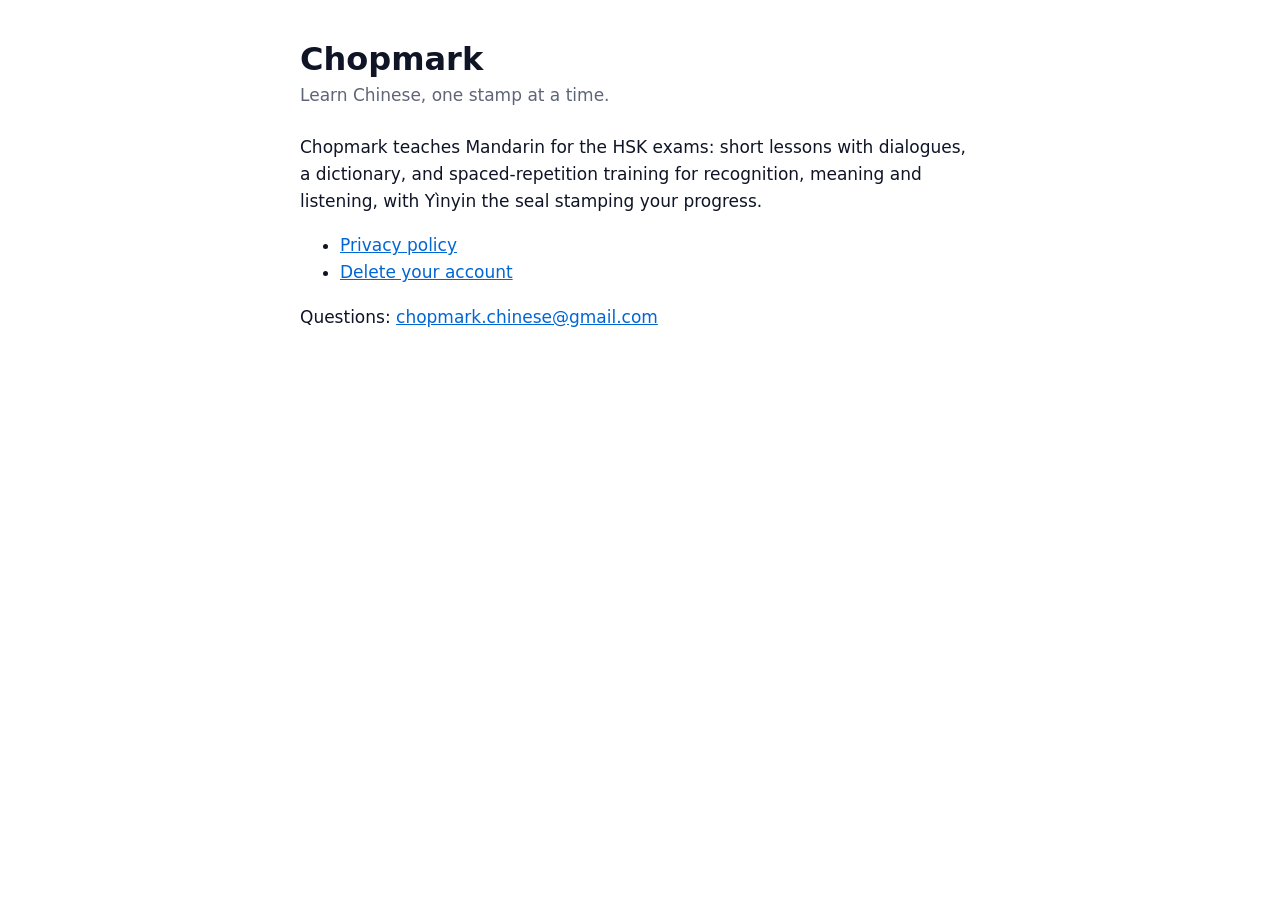
<file: index.html>
<!doctype html>
<html lang="en">
<head>
<meta charset="utf-8">
<meta name="viewport" content="width=device-width, initial-scale=1">
<title>Chopmark</title>
<link rel="stylesheet" href="style.css">
</head>
<body>
<main>
<h1>Chopmark</h1>
<p class="meta">Learn Chinese, one stamp at a time.</p>
<p>Chopmark teaches Mandarin for the HSK exams: short lessons with dialogues, a dictionary, and spaced-repetition
training for recognition, meaning and listening, with Yìnyin the seal stamping your progress.</p>
<ul>
<li><a href="privacy.html">Privacy policy</a></li>
<li><a href="delete-account.html">Delete your account</a></li>
</ul>
<p>Questions: <a href="mailto:chopmark.chinese@gmail.com">chopmark.chinese@gmail.com</a></p>
</main>
</body>
</html>
</file>
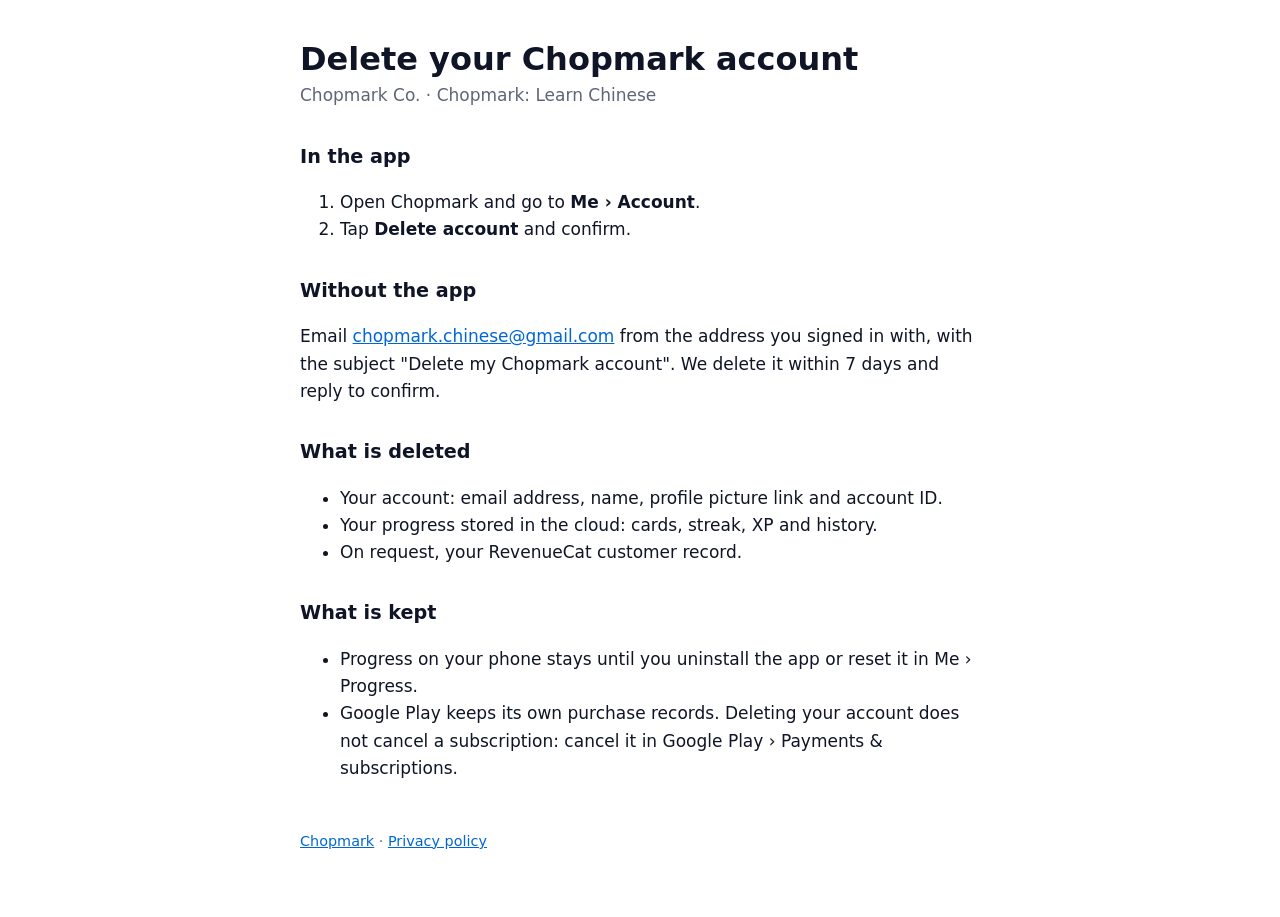
<file: delete-account.html>
<!doctype html>
<html lang="en">
<head>
<meta charset="utf-8">
<meta name="viewport" content="width=device-width, initial-scale=1">
<title>Delete your Chopmark account</title>
<link rel="stylesheet" href="style.css">
</head>
<body>
<main>
<h1>Delete your Chopmark account</h1>
<p class="meta">Chopmark Co. · Chopmark: Learn Chinese</p>

<h2>In the app</h2>
<ol>
<li>Open Chopmark and go to <strong>Me › Account</strong>.</li>
<li>Tap <strong>Delete account</strong> and confirm.</li>
</ol>

<h2>Without the app</h2>
<p>Email <a href="mailto:chopmark.chinese@gmail.com?subject=Delete%20my%20Chopmark%20account">chopmark.chinese@gmail.com</a>
from the address you signed in with, with the subject "Delete my Chopmark account". We delete it within 7 days and
reply to confirm.</p>

<h2>What is deleted</h2>
<ul>
<li>Your account: email address, name, profile picture link and account ID.</li>
<li>Your progress stored in the cloud: cards, streak, XP and history.</li>
<li>On request, your RevenueCat customer record.</li>
</ul>

<h2>What is kept</h2>
<ul>
<li>Progress on your phone stays until you uninstall the app or reset it in Me › Progress.</li>
<li>Google Play keeps its own purchase records. Deleting your account does not cancel a subscription: cancel it
in Google Play › Payments &amp; subscriptions.</li>
</ul>
<footer><a href="index.html">Chopmark</a> · <a href="privacy.html">Privacy policy</a></footer>
</main>
</body>
</html>
</file>
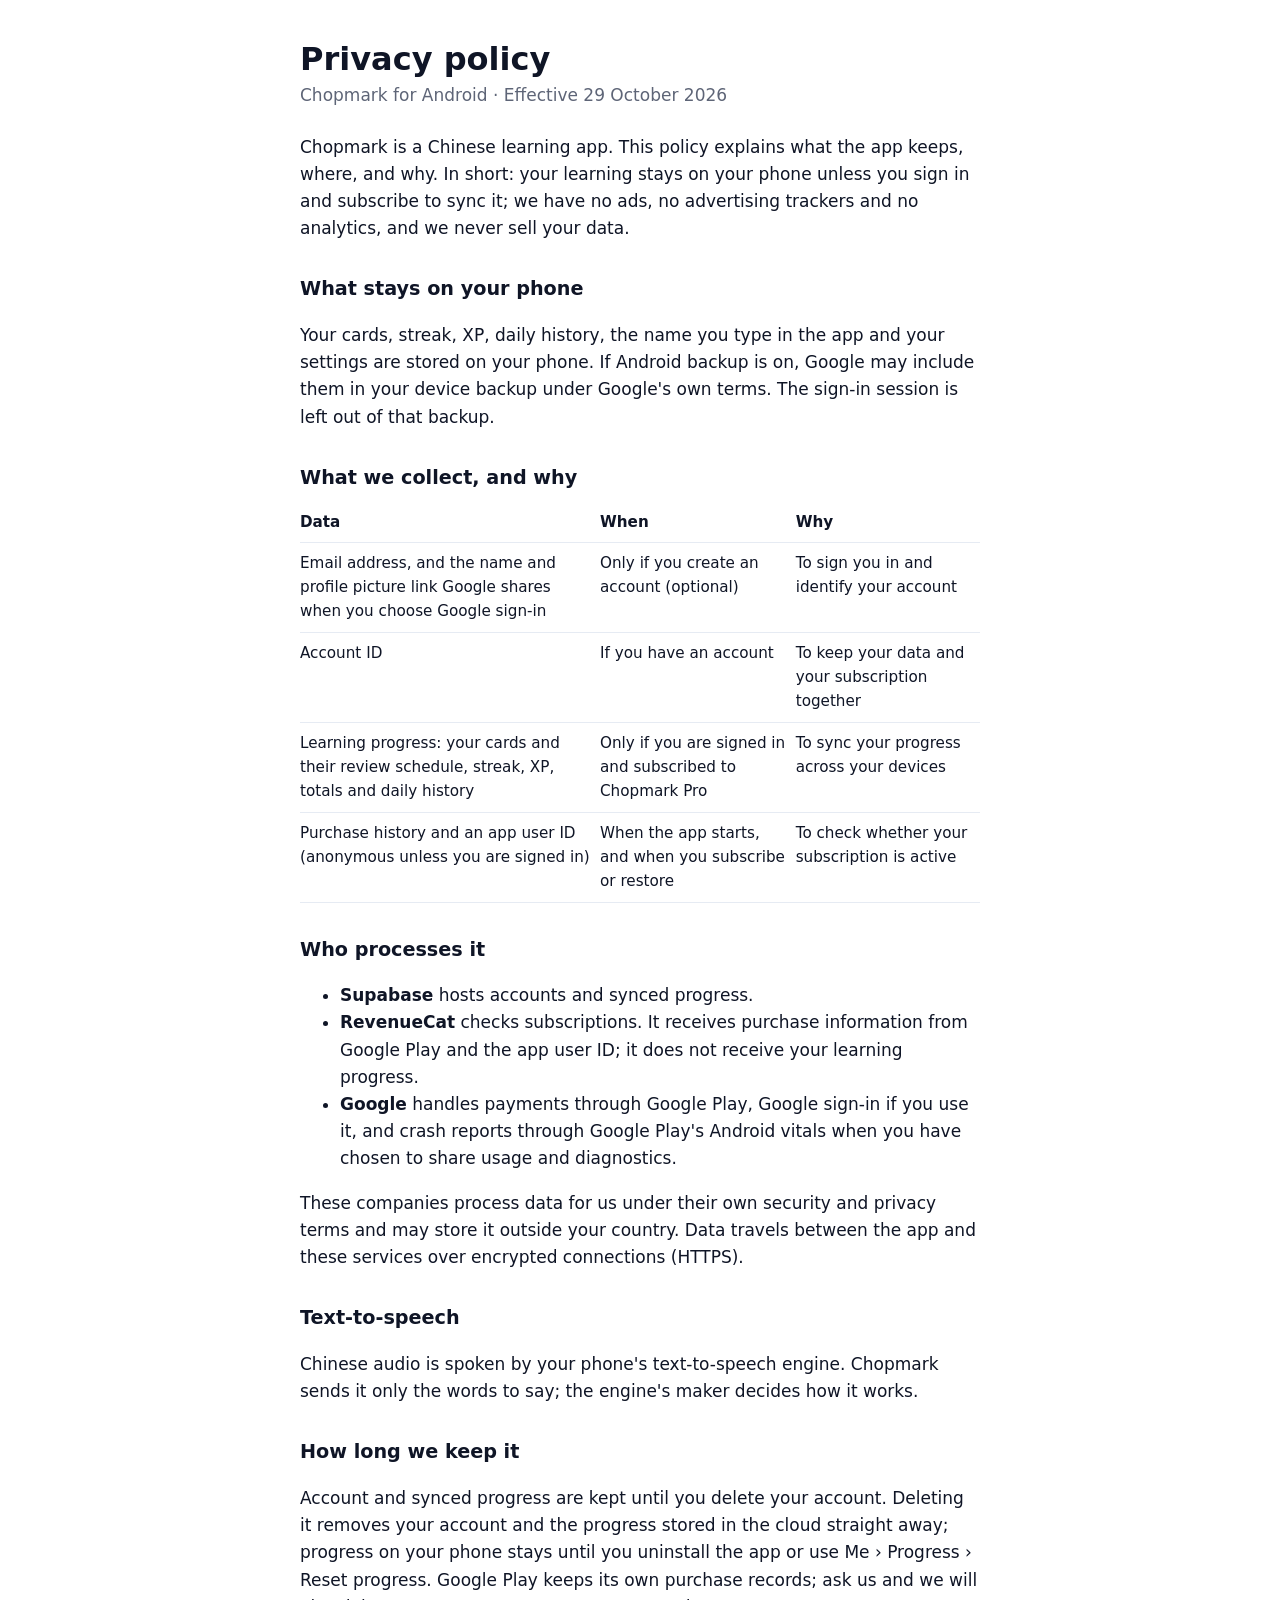
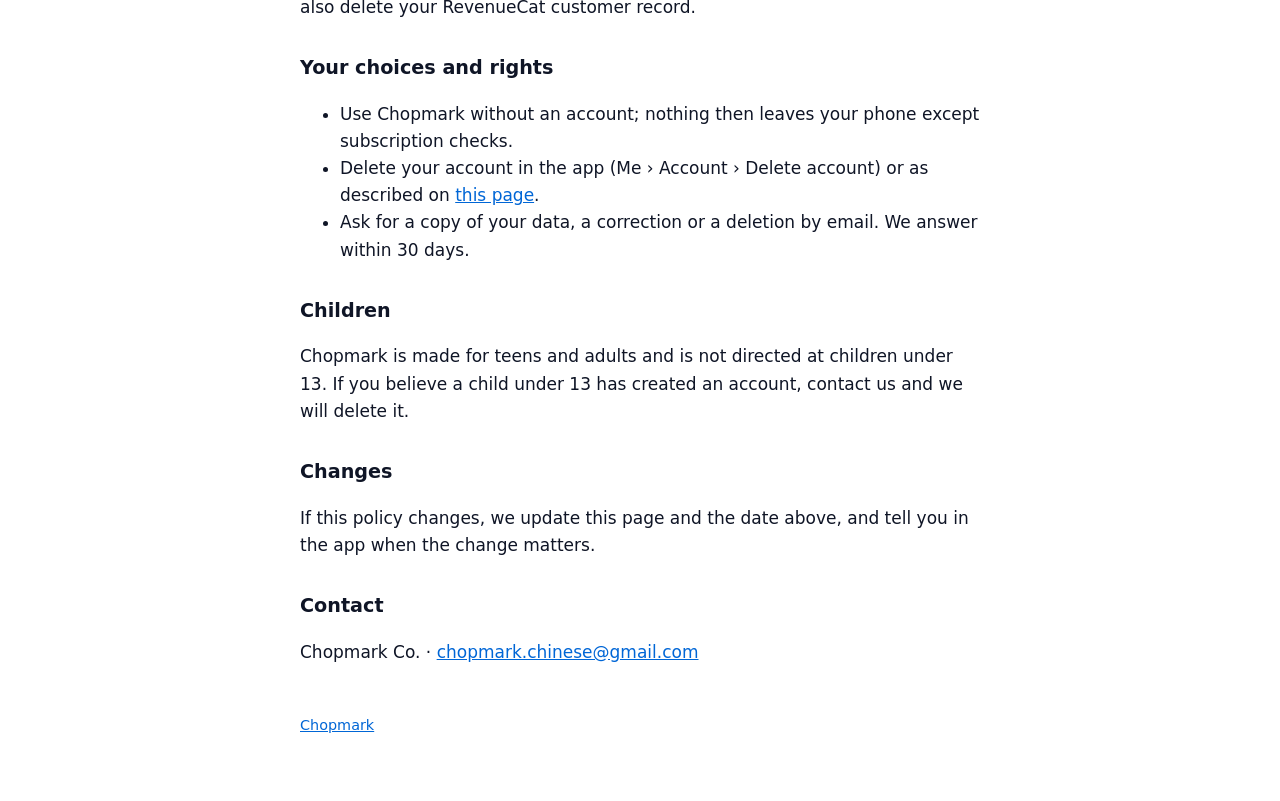
<file: privacy.html>
<!doctype html>
<html lang="en">
<head>
<meta charset="utf-8">
<meta name="viewport" content="width=device-width, initial-scale=1">
<title>Chopmark privacy policy</title>
<link rel="stylesheet" href="style.css">
</head>
<body>
<main>
<h1>Privacy policy</h1>
<p class="meta">Chopmark for Android · Effective 29 October 2026</p>

<p>Chopmark is a Chinese learning app. This policy explains what the app keeps, where, and why. In short: your
learning stays on your phone unless you sign in and subscribe to sync it; we have no ads, no advertising
trackers and no analytics, and we never sell your data.</p>

<h2>What stays on your phone</h2>
<p>Your cards, streak, XP, daily history, the name you type in the app and your settings are stored on your phone.
If Android backup is on, Google may include them in your device backup under Google's own terms. The sign-in
session is left out of that backup.</p>

<h2>What we collect, and why</h2>
<table>
<tr><th>Data</th><th>When</th><th>Why</th></tr>
<tr><td>Email address, and the name and profile picture link Google shares when you choose Google sign-in</td>
<td>Only if you create an account (optional)</td><td>To sign you in and identify your account</td></tr>
<tr><td>Account ID</td><td>If you have an account</td><td>To keep your data and your subscription together</td></tr>
<tr><td>Learning progress: your cards and their review schedule, streak, XP, totals and daily history</td>
<td>Only if you are signed in and subscribed to Chopmark Pro</td><td>To sync your progress across your devices</td></tr>
<tr><td>Purchase history and an app user ID (anonymous unless you are signed in)</td><td>When the app starts,
and when you subscribe or restore</td><td>To check whether your subscription is active</td></tr>
</table>

<h2>Who processes it</h2>
<ul>
<li><strong>Supabase</strong> hosts accounts and synced progress.</li>
<li><strong>RevenueCat</strong> checks subscriptions. It receives purchase information from Google Play and the app
user ID; it does not receive your learning progress.</li>
<li><strong>Google</strong> handles payments through Google Play, Google sign-in if you use it, and crash reports
through Google Play's Android vitals when you have chosen to share usage and diagnostics.</li>
</ul>
<p>These companies process data for us under their own security and privacy terms and may store it outside your
country. Data travels between the app and these services over encrypted connections (HTTPS).</p>

<h2>Text-to-speech</h2>
<p>Chinese audio is spoken by your phone's text-to-speech engine. Chopmark sends it only the words to say; the
engine's maker decides how it works.</p>

<h2>How long we keep it</h2>
<p>Account and synced progress are kept until you delete your account. Deleting it removes your account and the
progress stored in the cloud straight away; progress on your phone stays until you uninstall the app or use
Me › Progress › Reset progress. Google Play keeps its own purchase records; ask us and we will also delete your
RevenueCat customer record.</p>

<h2>Your choices and rights</h2>
<ul>
<li>Use Chopmark without an account; nothing then leaves your phone except subscription checks.</li>
<li>Delete your account in the app (Me › Account › Delete account) or as described on
<a href="delete-account.html">this page</a>.</li>
<li>Ask for a copy of your data, a correction or a deletion by email. We answer within 30 days.</li>
</ul>

<h2>Children</h2>
<p>Chopmark is made for teens and adults and is not directed at children under 13. If you believe a child under 13
has created an account, contact us and we will delete it.</p>

<h2>Changes</h2>
<p>If this policy changes, we update this page and the date above, and tell you in the app when the change matters.</p>

<h2>Contact</h2>
<p>Chopmark Co. · <a href="mailto:chopmark.chinese@gmail.com">chopmark.chinese@gmail.com</a></p>
<footer><a href="index.html">Chopmark</a></footer>
</main>
</body>
</html>
</file>
<file: style.css>
:root { --ink: #0f1526; --muted: #5e6577; --bg: #ffffff; --line: #e6ebf3; --accent: #0066d6; }
@media (prefers-color-scheme: dark) { :root { --ink: #ffffff; --muted: #a3a9b8; --bg: #0f1526; --line: #262d42; --accent: #6cb4ff; } }
body { margin: 0; background: var(--bg); color: var(--ink); font: 17px/1.6 system-ui, -apple-system, "Segoe UI", sans-serif; }
main { max-width: 680px; margin: 0 auto; padding: 40px 16px 64px; }
h1 { font-size: 2rem; line-height: 1.2; margin: 0 0 4px; }
h2 { font-size: 1.2rem; margin: 32px 0 8px; }
p.meta { color: var(--muted); margin: 0 0 24px; }
a { color: var(--accent); }
table { border-collapse: collapse; width: 100%; font-size: 0.95rem; }
th, td { text-align: left; vertical-align: top; padding: 8px 8px 8px 0; border-bottom: 1px solid var(--line); }
footer { margin-top: 48px; color: var(--muted); font-size: 0.9rem; }
</file>
